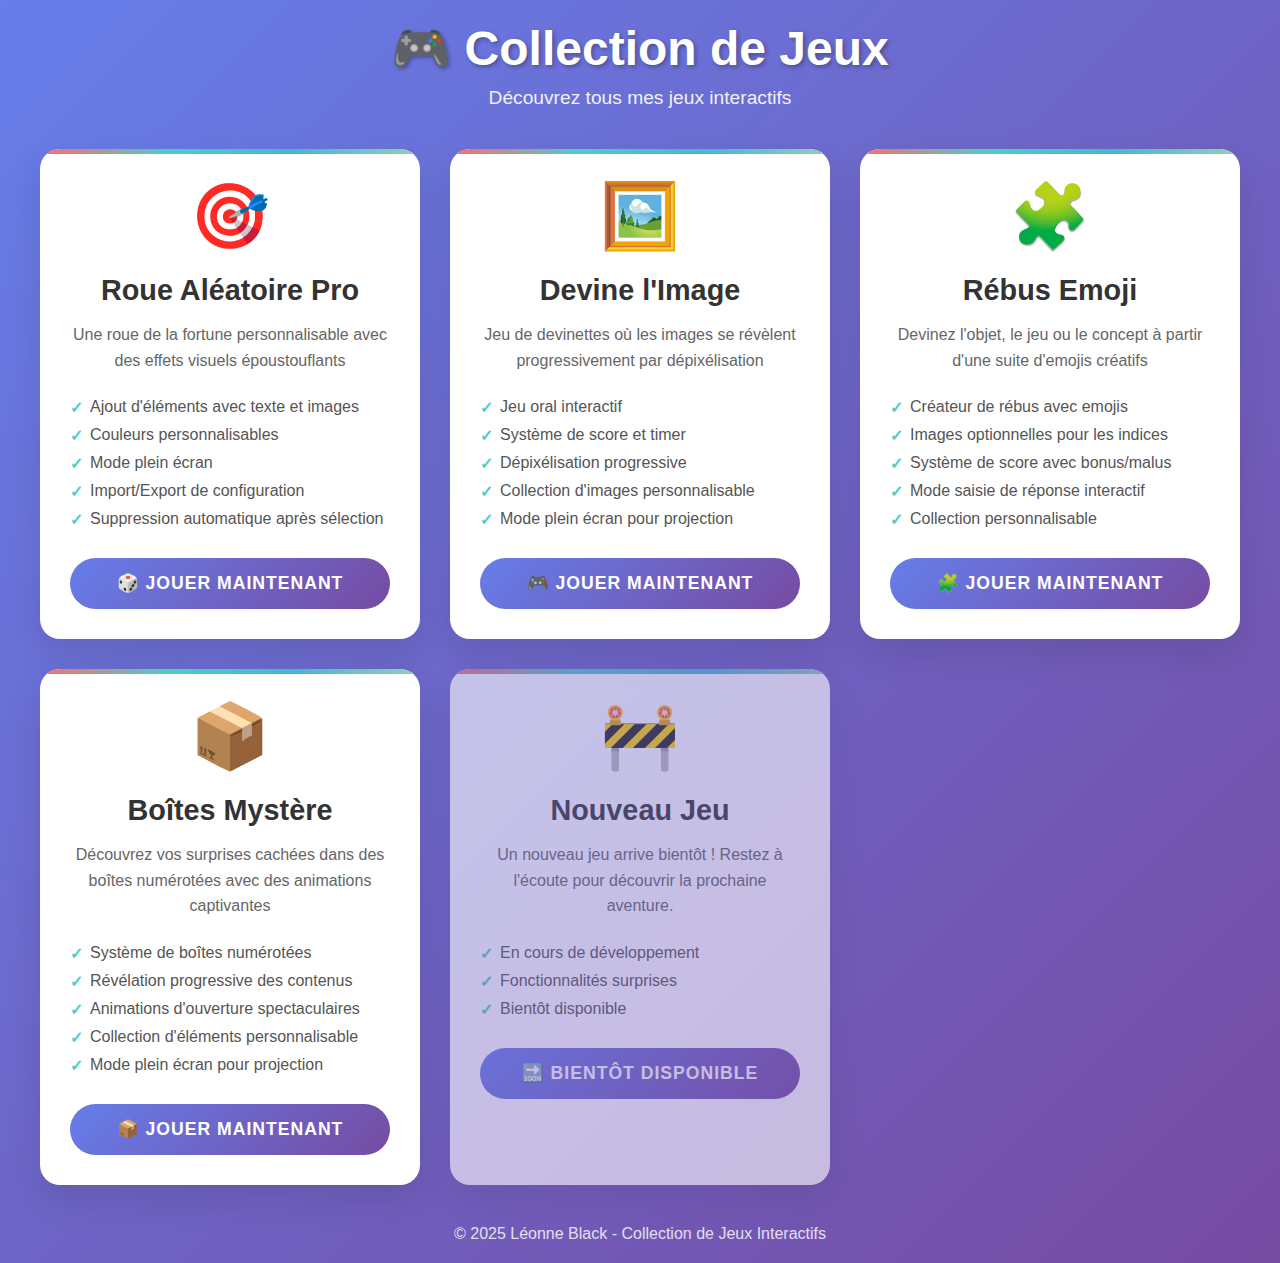
<file: index.html>
<!DOCTYPE html>
<html lang="fr">
<head>
    <meta charset="UTF-8">
    <meta name="viewport" content="width=device-width, initial-scale=1.0">
    <title>🎮 Collection de Jeux - Léonne Black</title>
    <style>
        * {
            margin: 0;
            padding: 0;
            box-sizing: border-box;
        }

        body {
            font-family: 'Segoe UI', Tahoma, Geneva, Verdana, sans-serif;
            background: linear-gradient(135deg, #667eea 0%, #764ba2 100%);
            min-height: 100vh;
            padding: 20px;
        }

        .container {
            max-width: 1200px;
            margin: 0 auto;
        }

        .header {
            text-align: center;
            margin-bottom: 40px;
            color: white;
        }

        .header h1 {
            font-size: 3rem;
            margin-bottom: 10px;
            text-shadow: 2px 2px 4px rgba(0,0,0,0.3);
        }

        .header p {
            font-size: 1.2rem;
            opacity: 0.9;
        }

        .games-grid {
            display: grid;
            grid-template-columns: repeat(auto-fit, minmax(300px, 1fr));
            gap: 30px;
            margin-bottom: 40px;
        }

        .game-card {
            background: white;
            border-radius: 20px;
            padding: 30px;
            box-shadow: 0 15px 35px rgba(0,0,0,0.1);
            transition: all 0.3s ease;
            text-decoration: none;
            color: inherit;
            position: relative;
            overflow: hidden;
        }

        .game-card::before {
            content: '';
            position: absolute;
            top: 0;
            left: 0;
            right: 0;
            height: 5px;
            background: linear-gradient(90deg, #FF6B6B, #4ECDC4, #45B7D1, #96CEB4);
        }

        .game-card:hover {
            transform: translateY(-10px);
            box-shadow: 0 25px 50px rgba(0,0,0,0.2);
        }

        .game-icon {
            font-size: 4rem;
            text-align: center;
            margin-bottom: 20px;
        }

        .game-title {
            font-size: 1.8rem;
            font-weight: bold;
            margin-bottom: 15px;
            text-align: center;
            color: #333;
        }

        .game-description {
            color: #666;
            line-height: 1.6;
            margin-bottom: 20px;
            text-align: center;
        }

        .game-features {
            list-style: none;
            margin-bottom: 25px;
        }

        .game-features li {
            padding: 5px 0;
            color: #555;
            position: relative;
            padding-left: 20px;
        }

        .game-features li::before {
            content: '✓';
            position: absolute;
            left: 0;
            color: #4ECDC4;
            font-weight: bold;
        }

        .play-button {
            background: linear-gradient(135deg, #667eea 0%, #764ba2 100%);
            color: white;
            border: none;
            padding: 15px 30px;
            border-radius: 50px;
            font-size: 1.1rem;
            font-weight: bold;
            cursor: pointer;
            width: 100%;
            transition: all 0.3s ease;
            text-transform: uppercase;
            letter-spacing: 1px;
        }

        .play-button:hover {
            transform: scale(1.05);
            box-shadow: 0 10px 20px rgba(0,0,0,0.2);
        }

        .footer {
            text-align: center;
            color: white;
            opacity: 0.8;
            margin-top: 40px;
        }

        @media (max-width: 768px) {
            .header h1 {
                font-size: 2rem;
            }
            
            .games-grid {
                grid-template-columns: 1fr;
                gap: 20px;
            }
            
            .game-card {
                padding: 20px;
            }
        }
    </style>
</head>
<body>
    <div class="container">
        <div class="header">
            <h1>🎮 Collection de Jeux</h1>
            <p>Découvrez tous mes jeux interactifs</p>
        </div>

        <div class="games-grid">
            <!-- Roue Aléatoire -->
            <a href="spin.html" class="game-card">
                <div class="game-icon">🎯</div>
                <div class="game-title">Roue Aléatoire Pro</div>
                <div class="game-description">
                    Une roue de la fortune personnalisable avec des effets visuels époustouflants
                </div>
                <ul class="game-features">
                    <li>Ajout d'éléments avec texte et images</li>
                    <li>Couleurs personnalisables</li>
                    <li>Mode plein écran</li>
                    <li>Import/Export de configuration</li>
                    <li>Suppression automatique après sélection</li>
                </ul>
                <button class="play-button">🎲 Jouer Maintenant</button>
            </a>

            <!-- Devine l'Image -->
            <a href="guess-image.html" class="game-card">
                <div class="game-icon">🖼️</div>
                <div class="game-title">Devine l'Image</div>
                <div class="game-description">
                    Jeu de devinettes où les images se révèlent progressivement par dépixélisation
                </div>
                <ul class="game-features">
                    <li>Jeu oral interactif</li>
                    <li>Système de score et timer</li>
                    <li>Dépixélisation progressive</li>
                    <li>Collection d'images personnalisable</li>
                    <li>Mode plein écran pour projection</li>
                </ul>
                <button class="play-button">🎮 Jouer Maintenant</button>
            </a>

            <!-- Rébus Emoji -->
            <a href="rebus-emoji.html" class="game-card">
                <div class="game-icon">🧩</div>
                <div class="game-title">Rébus Emoji</div>
                <div class="game-description">
                    Devinez l'objet, le jeu ou le concept à partir d'une suite d'emojis créatifs
                </div>
                <ul class="game-features">
                    <li>Créateur de rébus avec emojis</li>
                    <li>Images optionnelles pour les indices</li>
                    <li>Système de score avec bonus/malus</li>
                    <li>Mode saisie de réponse interactif</li>
                    <li>Collection personnalisable</li>
                </ul>
                <button class="play-button">🧩 Jouer Maintenant</button>
            </a>

            <!-- Boîtes Mystère -->
            <a href="mystery-boxes.html" class="game-card">
                <div class="game-icon">📦</div>
                <div class="game-title">Boîtes Mystère</div>
                <div class="game-description">
                    Découvrez vos surprises cachées dans des boîtes numérotées avec des animations captivantes
                </div>
                <ul class="game-features">
                    <li>Système de boîtes numérotées</li>
                    <li>Révélation progressive des contenus</li>
                    <li>Animations d'ouverture spectaculaires</li>
                    <li>Collection d'éléments personnalisable</li>
                    <li>Mode plein écran pour projection</li>
                </ul>
                <button class="play-button">📦 Jouer Maintenant</button>
            </a>

            <!-- Vous pouvez ajouter d'autres jeux ici -->
            <div class="game-card" style="opacity: 0.6; pointer-events: none;">
                <div class="game-icon">🚧</div>
                <div class="game-title">Nouveau Jeu</div>
                <div class="game-description">
                    Un nouveau jeu arrive bientôt ! Restez à l'écoute pour découvrir la prochaine aventure.
                </div>
                <ul class="game-features">
                    <li>En cours de développement</li>
                    <li>Fonctionnalités surprises</li>
                    <li>Bientôt disponible</li>
                </ul>
                <button class="play-button" disabled>🔜 Bientôt Disponible</button>
            </div>
        </div>

        <div class="footer">
            <p>© 2025 Léonne Black - Collection de Jeux Interactifs</p>
        </div>
    </div>
</body>
</html>
</file>
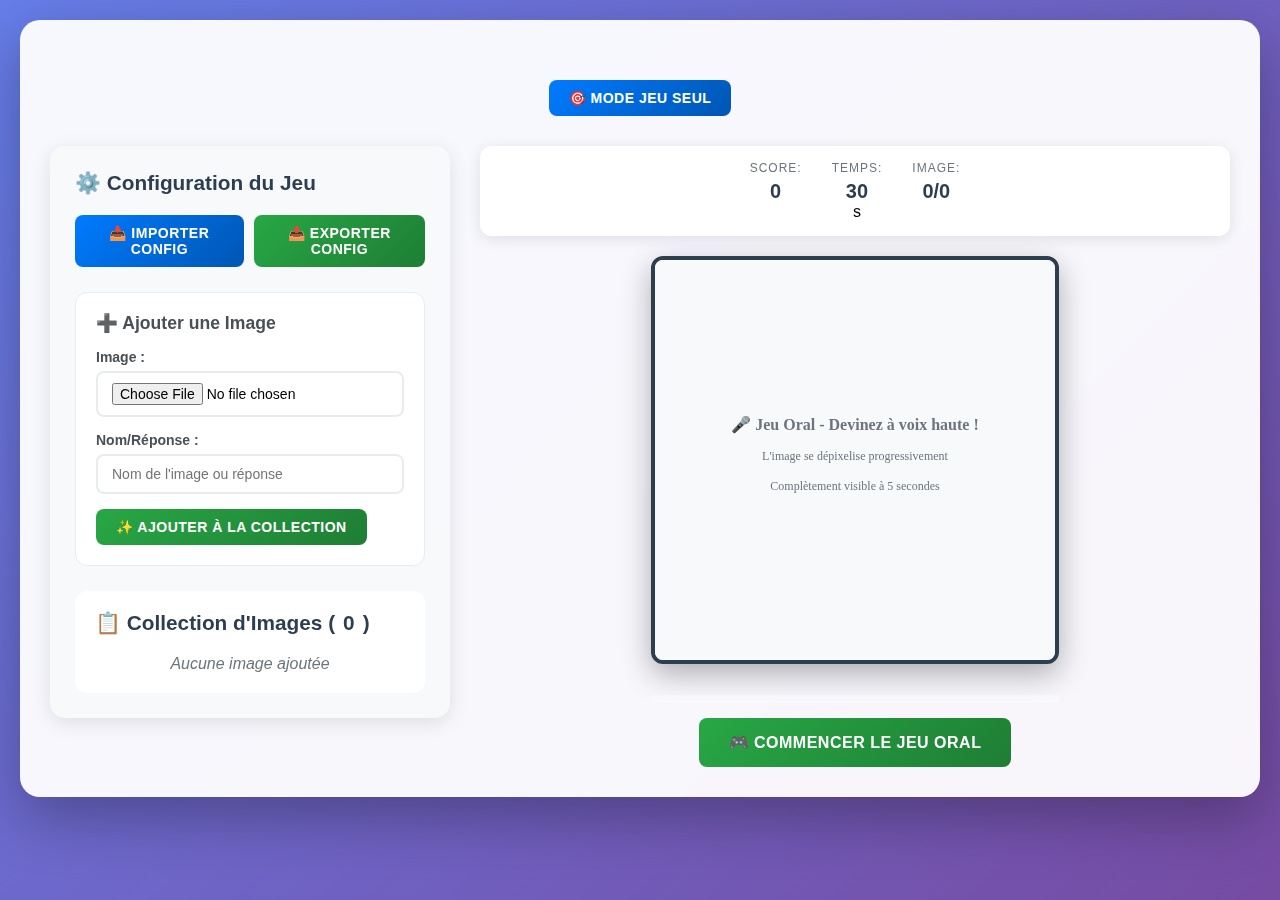
<file: guess-image.html>
<!DOCTYPE html>
<html lang="fr">
<head>
    <meta charset="UTF-8">
    <meta name="viewport" content="width=device-width, initial-scale=1.0">
    <title>🖼️ Devine l'Image - Jeu Oral</title>
    <link rel="stylesheet" href="css/guess-image.css">
</head>
<body>
    <div class="container">
        <div class="subtitle"></div>
        
        <!-- Bouton pour mode plein écran -->
        <div class="mode-toggle">
            <button class="btn btn-primary" onclick="toggleFullscreenMode()">
                🎯 Mode Jeu Seul
            </button>
        </div>
        
        <div class="main-content" id="mainContent">
            <!-- Section Configuration -->
            <div class="config-section" id="configSection">
                <h2 class="section-title">⚙️ Configuration du Jeu</h2>
                
                <div class="import-export">
                    <input type="file" id="importConfig" accept=".json" style="display: none;">
                    <button class="btn btn-primary" onclick="document.getElementById('importConfig').click()">
                        📥 Importer Config
                    </button>
                    <button class="btn btn-success" onclick="exportConfig()">
                        📤 Exporter Config
                    </button>
                </div>
                
                <div class="config-form">
                    <h3>➕ Ajouter une Image</h3>
                    
                    <div class="form-group">
                        <label for="imageFile">Image :</label>
                        <input type="file" id="imageFile" class="form-control" accept="image/*" required>
                        <div class="image-preview" id="imagePreview"></div>
                    </div>
                    
                    <div class="form-group">
                        <label for="imageName">Nom/Réponse :</label>
                        <input type="text" id="imageName" class="form-control" placeholder="Nom de l'image ou réponse" required>
                    </div>
                    
                    <button class="btn btn-success" onclick="addImage()">
                        ✨ Ajouter à la Collection
                    </button>
                </div>

                <div class="images-list">
                    <h3 class="section-title">📋 Collection d'Images (<span id="imageCount">0</span>)</h3>
                    <div id="imagesList"></div>
                </div>
            </div>

            <!-- Section Jeu -->
            <div class="game-section" id="gameSection">
                <div class="game-header">
                    <div class="game-stats">
                        <div class="stat">
                            <span class="stat-label">Score:</span>
                            <span class="stat-value" id="score">0</span>
                        </div>
                        <div class="stat">
                            <span class="stat-label">Temps:</span>
                            <span class="stat-value" id="timer">30</span>s
                        </div>
                        <div class="stat">
                            <span class="stat-label">Image:</span>
                            <span class="stat-value"><span id="currentImageNum">0</span>/<span id="totalImages">0</span></span>
                        </div>
                    </div>
                </div>

                <div class="image-container" id="imageContainer">
                    <canvas id="gameCanvas" width="400" height="400"></canvas>
                    <div class="progress-bar">
                        <div class="progress-fill" id="progressFill"></div>
                        <span class="progress-text">Dépixélisation en cours...</span>
                    </div>
                </div>
                
                <div class="game-controls" id="gameControls">
                    <div class="control-buttons">
                        <button class="btn btn-success start-btn" onclick="startGame()" id="startBtn">
                            🎮 Commencer le Jeu Oral
                        </button>
                        <button class="btn btn-secondary" onclick="skipImage()" id="skipBtn" style="display: none;">
                            ⏭️ Image Suivante
                        </button>
                        <button class="btn btn-danger" onclick="stopGame()" id="stopBtn" style="display: none;">
                            ⏹️ Arrêter
                        </button>
                    </div>
                </div>
            </div>
        </div>

        <!-- Bouton retour en mode plein écran -->
        <div class="back-to-config" id="backToConfig" style="display: none;">
            <button class="btn btn-secondary" onclick="toggleFullscreenMode()">
                ⚙️ Retour Configuration
            </button>
        </div>

        <!-- Overlay de résultat -->
        <div class="result-overlay" id="resultOverlay">
            <div class="result-content" id="resultContent">
                <!-- Contenu généré dynamiquement -->
            </div>
        </div>

        <!-- Overlay de fin de jeu -->
        <div class="game-over-overlay" id="gameOverOverlay">
            <div class="game-over-content" id="gameOverContent">
                <!-- Contenu généré dynamiquement -->
            </div>
        </div>
    </div>

    <script src="js/guess-image.js"></script>
</body>
</html>
</file>
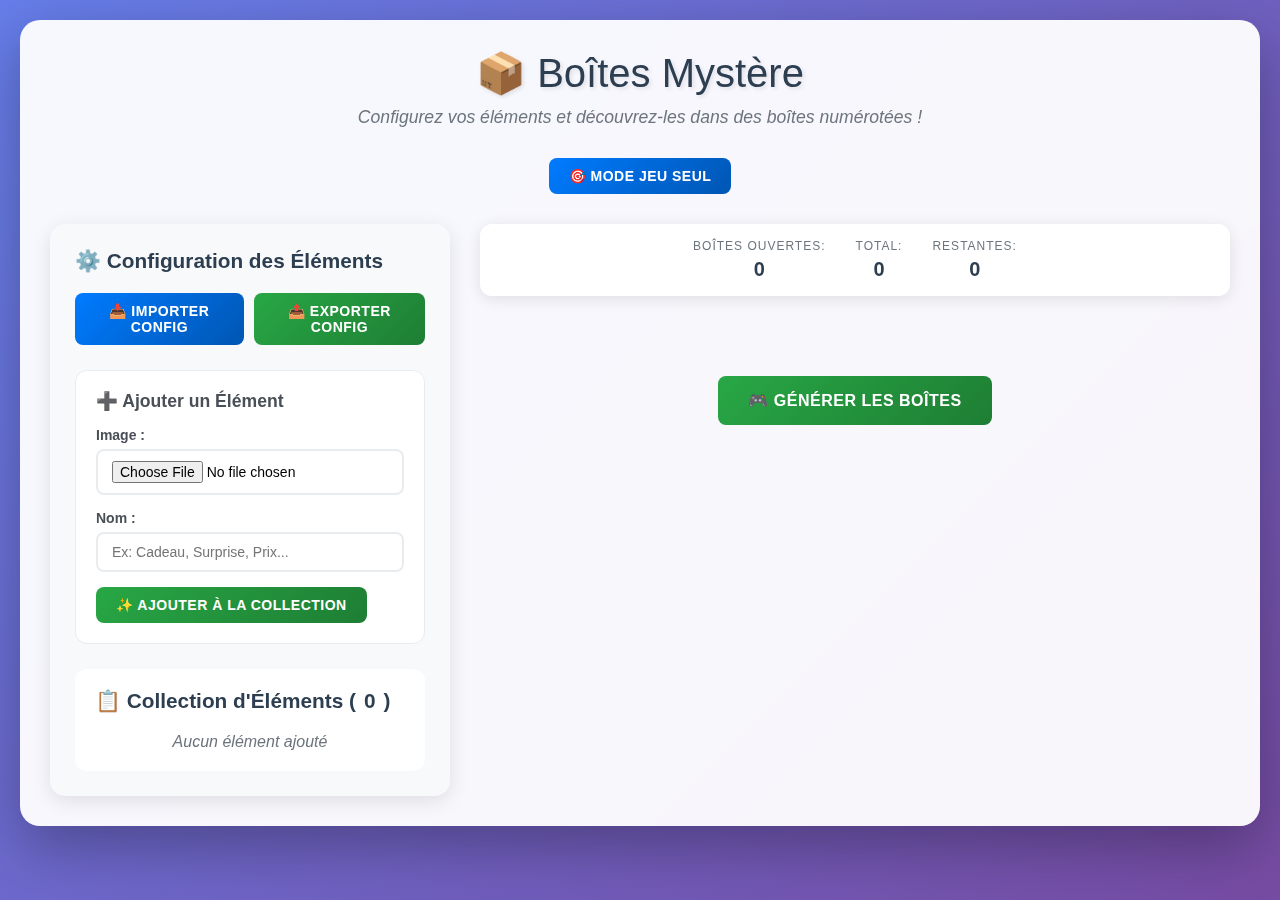
<file: mystery-boxes.html>
<!DOCTYPE html>
<html lang="fr">
<head>
    <meta charset="UTF-8">
    <meta name="viewport" content="width=device-width, initial-scale=1.0">
    <title>📦 Boîtes Mystère - Découvrez vos surprises !</title>
    <link rel="stylesheet" href="css/mystery-boxes.css">
</head>
<body>
    <div class="container">
        <h1>📦 Boîtes Mystère</h1>
        <div class="subtitle">Configurez vos éléments et découvrez-les dans des boîtes numérotées !</div>
        
        <!-- Bouton pour mode plein écran -->
        <div class="mode-toggle">
            <button class="btn btn-primary" onclick="toggleFullscreenMode()">
                🎯 Mode Jeu Seul
            </button>
        </div>
        
        <div class="main-content" id="mainContent">
            <!-- Section Configuration -->
            <div class="config-section" id="configSection">
                <h2 class="section-title">⚙️ Configuration des Éléments</h2>
                
                <div class="import-export">
                    <input type="file" id="importConfig" accept=".json" style="display: none;">
                    <button class="btn btn-primary" onclick="document.getElementById('importConfig').click()">
                        📥 Importer Config
                    </button>
                    <button class="btn btn-success" onclick="exportConfig()">
                        📤 Exporter Config
                    </button>
                </div>
                
                <div class="config-form">
                    <h3>➕ Ajouter un Élément</h3>
                    
                    <div class="form-group">
                        <label for="itemImage">Image :</label>
                        <input type="file" id="itemImage" class="form-control" accept="image/*" required>
                        <div class="image-preview" id="imagePreview"></div>
                    </div>
                    
                    <div class="form-group">
                        <label for="itemName">Nom :</label>
                        <input type="text" id="itemName" class="form-control" placeholder="Ex: Cadeau, Surprise, Prix..." required>
                    </div>
                    
                    <button class="btn btn-success" onclick="addItem()">
                        ✨ Ajouter à la Collection
                    </button>
                </div>

                <div class="items-list">
                    <h3 class="section-title">📋 Collection d'Éléments (<span id="itemCount">0</span>)</h3>
                    <div id="itemsList"></div>
                </div>
            </div>

            <!-- Section Jeu -->
            <div class="game-section" id="gameSection">
                <div class="game-header">
                    <div class="game-stats">
                        <div class="stat">
                            <span class="stat-label">Boîtes Ouvertes:</span>
                            <span class="stat-value" id="openedBoxes">0</span>
                        </div>
                        <div class="stat">
                            <span class="stat-label">Total:</span>
                            <span class="stat-value" id="totalBoxes">0</span>
                        </div>
                        <div class="stat">
                            <span class="stat-label">Restantes:</span>
                            <span class="stat-value" id="remainingBoxes">0</span>
                        </div>
                    </div>
                </div>

                <div class="boxes-container" id="boxesContainer">
                    <div class="boxes-grid" id="boxesGrid">
                        <!-- Les boîtes seront générées ici -->
                    </div>
                </div>
                
                <div class="game-controls" id="gameControls">
                    <div class="control-buttons">
                        <button class="btn btn-success start-btn" onclick="startGame()" id="startBtn">
                            🎮 Générer les Boîtes
                        </button>
                        <button class="btn btn-warning" onclick="resetBoxes()" id="resetBtn" style="display: none;">
                            🔄 Nouvelle Distribution
                        </button>
                        <button class="btn btn-secondary" onclick="openAllBoxes()" id="revealBtn" style="display: none;">
                            👁️ Révéler Tout
                        </button>
                    </div>
                </div>
            </div>
        </div>

        <!-- Bouton retour en mode plein écran -->
        <div class="back-to-config" id="backToConfig" style="display: none;">
            <button class="btn btn-secondary" onclick="toggleFullscreenMode()">
                ⚙️ Retour Configuration
            </button>
        </div>

        <!-- Overlay de révélation -->
        <div class="reveal-overlay" id="revealOverlay">
            <div class="reveal-content" id="revealContent">
                <!-- Contenu généré dynamiquement -->
            </div>
        </div>

        <!-- Overlay de fin -->
        <div class="complete-overlay" id="completeOverlay">
            <div class="complete-content" id="completeContent">
                <!-- Contenu généré dynamiquement -->
            </div>
        </div>
    </div>

    <script src="js/mystery-boxes.js"></script>
</body>
</html>
</file>
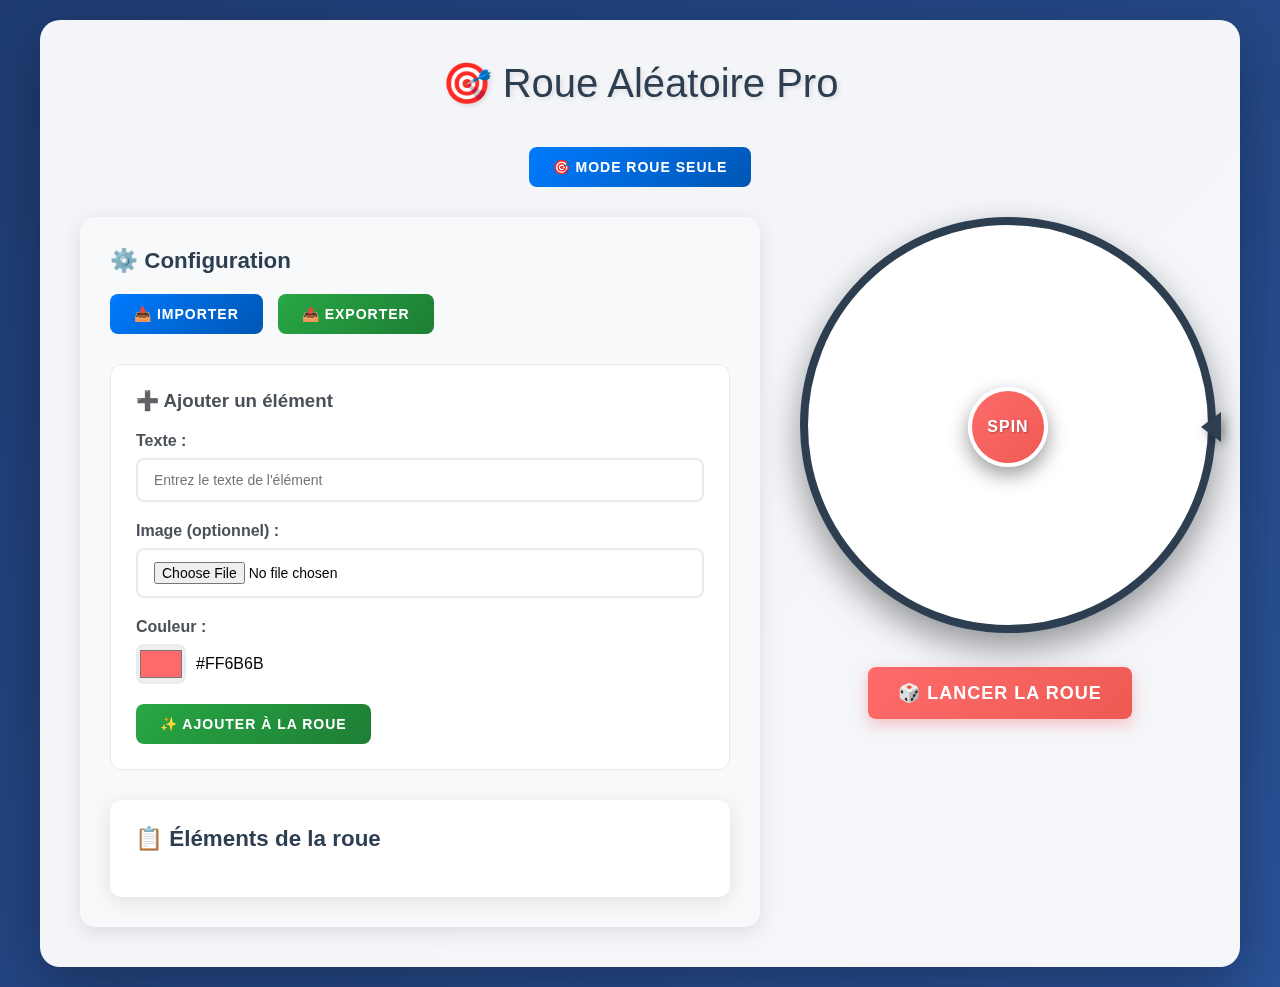
<file: spin.html>
<!DOCTYPE html>
<html lang="fr">
<head>
    <meta charset="UTF-8">
    <meta name="viewport" content="width=device-width, initial-scale=1.0">
    <title>Roue Aléatoire Pro</title>
    <link rel="stylesheet" href="css/spin.css">
</head>
<body>
    <div class="container">
        <h1>🎯 Roue Aléatoire Pro</h1>
        
        <!-- Bouton pour mode plein écran -->
        <div class="mode-toggle">
            <button class="btn btn-primary" onclick="toggleFullscreenMode()">
                🎯 Mode Roue Seule
            </button>
        </div>
        
        <div class="main-content" id="mainContent">
            <div class="controls-section" id="controlsSection">
                <h2 class="section-title">⚙️ Configuration</h2>
                
                <div class="import-export">
                    <input type="file" id="importFile" accept=".json" style="display: none;">
                    <button class="btn btn-primary" onclick="document.getElementById('importFile').click()">
                        📥 Importer
                    </button>
                    <button class="btn btn-success" onclick="exportData()">
                        📤 Exporter
                    </button>
                </div>
                
                <div class="add-item-form">
                    <h3 style="margin-bottom: 20px; color: #495057;">➕ Ajouter un élément</h3>
                    
                    <div class="form-group">
                        <label for="itemText">Texte :</label>
                        <input type="text" id="itemText" class="form-control" placeholder="Entrez le texte de l'élément">
                    </div>
                    
                    <div class="form-group">
                        <label for="itemImage">Image (optionnel) :</label>
                        <input type="file" id="itemImage" class="form-control" accept="image/*">
                    </div>
                    
                    <div class="form-group">
                        <label for="itemColor">Couleur :</label>
                        <div class="color-picker-group">
                            <input type="color" id="itemColor" class="color-picker" value="#FF6B6B">
                            <span id="colorValue">#FF6B6B</span>
                        </div>
                    </div>
                    
                    <button class="btn btn-success" onclick="addItem()">
                        ✨ Ajouter à la roue
                    </button>
                </div>

                <div class="items-list">
                    <h3 class="section-title">📋 Éléments de la roue</h3>
                    <div id="itemsList"></div>
                </div>
            </div>

            <div class="wheel-section" id="wheelSection">
                <div class="wheel-container" id="wheelContainer">
                    <canvas id="wheel" width="400" height="400"></canvas>
                    <div class="wheel-center">
                        <button id="spinBtn" onclick="spinWheel()">SPIN</button>
                    </div>
                    <div class="wheel-pointer"></div>
                    <div class="sparkles" id="sparkles"></div>
                </div>
                
                <div class="wheel-controls">
                    <button class="btn spin-main-btn" onclick="spinWheel()">
                        🎲 LANCER LA ROUE
                    </button>
                </div>
            </div>
        </div>

        <!-- Bouton retour en mode plein écran -->
        <div class="back-to-config" id="backToConfig" style="display: none;">
            <button class="btn btn-secondary" onclick="toggleFullscreenMode()">
                ⚙️ Retour Configuration
            </button>
        </div>

        <div class="result-overlay" id="resultOverlay" onclick="closeResult()"></div>
        <div id="result" class="result" onclick="closeResult()"></div>
        
        <!-- Particules d'arrière-plan -->
        <div class="particles" id="particles"></div>
    </div>

    <script src="js/spin.js"></script>
</body>
</html>
</file>
<file: css/guess-image.css>
* {
    margin: 0;
    padding: 0;
    box-sizing: border-box;
}

body {
    font-family: 'Segoe UI', Tahoma, Geneva, Verdana, sans-serif;
    background: linear-gradient(135deg, #667eea 0%, #764ba2 100%);
    min-height: 100vh;
    padding: 20px;
    overflow-x: hidden;
}

.container {
    max-width: 1400px;
    margin: 0 auto;
    background: rgba(255, 255, 255, 0.95);
    border-radius: 20px;
    padding: 30px;
    box-shadow: 0 20px 60px rgba(0,0,0,0.3);
    backdrop-filter: blur(10px);
    transition: all 0.5s ease;
}

/* Mode plein écran - AMÉLIORÉ */
.container.fullscreen-mode {
    position: fixed;
    top: 0;
    left: 0;
    width: 100vw;
    height: 100vh;
    max-width: 100vw;
    margin: 0;
    padding: 0;
    border-radius: 0;
    background: linear-gradient(135deg, #2c3e50 0%, #34495e 100%);
    z-index: 1000;
    overflow-y: auto;
}

h1 {
    text-align: center;
    color: #2c3e50;
    margin-bottom: 10px;
    font-size: 2.5rem;
    font-weight: 300;
    text-shadow: 2px 2px 4px rgba(0,0,0,0.1);
    animation: fadeInDown 1s ease;
}

.container.fullscreen-mode h1 {
    color: white;
    font-size: 2.5rem;
    margin: 20px 0 10px 0;
    padding: 0 20px;
}

.subtitle {
    text-align: center;
    color: #6c757d;
    margin-bottom: 30px;
    font-size: 1.1rem;
    font-style: italic;
}

.container.fullscreen-mode .subtitle {
    color: rgba(255, 255, 255, 0.8);
    font-size: 1.1rem;
    margin-bottom: 20px;
    padding: 0 20px;
}

.mode-toggle {
    text-align: center;
    margin-bottom: 30px;
}

.main-content {
    display: grid;
    grid-template-columns: 400px 1fr;
    gap: 30px;
    align-items: start;
    transition: all 0.5s ease;
}

.main-content.fullscreen {
    grid-template-columns: 1fr;
    gap: 0;
    width: 100%;
    height: calc(100vh - 140px);
    padding: 0 20px;
}

.config-section {
    background: #f8f9fa;
    border-radius: 15px;
    padding: 25px;
    box-shadow: 0 5px 20px rgba(0,0,0,0.1);
    animation: slideInLeft 0.8s ease;
    max-height: calc(100vh - 200px);
    overflow-y: auto;
}

.section-title {
    font-size: 1.3rem;
    color: #2c3e50;
    margin-bottom: 20px;
    font-weight: 600;
    display: flex;
    align-items: center;
    gap: 8px;
}

.import-export {
    display: flex;
    gap: 10px;
    margin-bottom: 25px;
}

.config-form {
    background: white;
    padding: 20px;
    border-radius: 12px;
    border: 1px solid #e9ecef;
    margin-bottom: 25px;
}

.config-form h3 {
    color: #495057;
    margin-bottom: 15px;
    font-size: 1.1rem;
}

.form-group {
    margin-bottom: 15px;
}

.form-group label {
    display: block;
    margin-bottom: 6px;
    font-weight: 600;
    color: #495057;
    font-size: 14px;
}

.form-control {
    width: 100%;
    padding: 10px 14px;
    border: 2px solid #e9ecef;
    border-radius: 8px;
    font-size: 14px;
    transition: all 0.3s ease;
}

.form-control:focus {
    outline: none;
    border-color: #007bff;
    box-shadow: 0 0 0 3px rgba(0,123,255,0.1);
}

.image-preview {
    margin-top: 10px;
    text-align: center;
}

.image-preview img {
    max-width: 150px;
    max-height: 100px;
    border-radius: 8px;
    border: 2px solid #e9ecef;
    object-fit: cover;
}

.btn {
    background: linear-gradient(135deg, #667eea 0%, #764ba2 100%);
    color: white;
    border: none;
    padding: 10px 20px;
    border-radius: 8px;
    cursor: pointer;
    font-weight: 600;
    font-size: 14px;
    transition: all 0.3s ease;
    text-transform: uppercase;
    letter-spacing: 0.5px;
}

.btn:hover {
    transform: translateY(-2px);
    box-shadow: 0 5px 15px rgba(0,0,0,0.3);
}

.btn-primary {
    background: linear-gradient(135deg, #007bff 0%, #0056b3 100%);
}

.btn-success {
    background: linear-gradient(135deg, #28a745 0%, #1e7e34 100%);
}

.btn-secondary {
    background: linear-gradient(135deg, #6c757d 0%, #495057 100%);
}

.btn-danger {
    background: linear-gradient(135deg, #dc3545 0%, #c82333 100%);
}

.start-btn {
    font-size: 16px;
    padding: 15px 30px;
}

.container.fullscreen-mode .start-btn {
    font-size: 18px;
    padding: 15px 35px;
}

.images-list {
    background: white;
    border-radius: 12px;
    padding: 20px;
    max-height: 300px;
    overflow-y: auto;
}

.image-item {
    display: flex;
    align-items: center;
    padding: 12px;
    border: 1px solid #e9ecef;
    border-radius: 8px;
    margin-bottom: 8px;
    background: #f8f9fa;
    transition: all 0.3s ease;
}

.image-item:hover {
    transform: translateX(5px);
    box-shadow: 0 3px 10px rgba(0,0,0,0.1);
}

.image-item img {
    width: 50px;
    height: 50px;
    object-fit: cover;
    border-radius: 6px;
    margin-right: 12px;
    border: 2px solid white;
}

.image-item-info {
    flex: 1;
}

.image-item-name {
    font-weight: 600;
    color: #2c3e50;
    margin-bottom: 2px;
}

.image-item-category {
    font-size: 12px;
    color: #6c757d;
    font-style: italic;
}

.game-section {
    text-align: center;
    animation: slideInRight 0.8s ease;
}

.game-section.fullscreen {
    width: 100%;
    height: 100%;
    display: flex;
    flex-direction: column;
    justify-content: center;
    align-items: center;
    max-height: calc(100vh - 140px);
}

.game-header {
    margin-bottom: 20px;
    flex-shrink: 0;
}

.container.fullscreen-mode .game-header {
    margin-bottom: 40px;
}

.game-stats {
    display: flex;
    justify-content: center;
    gap: 30px;
    background: rgba(255, 255, 255, 0.95);
    padding: 15px;
    border-radius: 12px;
    box-shadow: 0 3px 15px rgba(0,0,0,0.1);
}

.container.fullscreen-mode .game-stats {
    background: rgba(255, 255, 255, 0.9);
    padding: 20px;
    gap: 40px;
}

.stat {
    text-align: center;
}

.stat-label {
    display: block;
    font-size: 12px;
    color: #6c757d;
    text-transform: uppercase;
    letter-spacing: 1px;
    margin-bottom: 5px;
}

.container.fullscreen-mode .stat-label {
    font-size: 13px;
    color: #2c3e50;
}

.stat-value {
    display: block;
    font-size: 20px;
    font-weight: bold;
    color: #2c3e50;
}

.container.fullscreen-mode .stat-value {
    font-size: 24px;
}

.image-container {
    position: relative;
    display: inline-block;
    margin-bottom: 20px;
    flex-shrink: 0;
}

#gameCanvas {
    border: 4px solid #2c3e50;
    border-radius: 12px;
    box-shadow: 0 10px 30px rgba(0,0,0,0.3);
    background: #f8f9fa;
    max-width: 100%;
    height: auto;
}

.container.fullscreen-mode #gameCanvas {
    border: 4px solid rgba(255, 255, 255, 0.8);
    box-shadow: 0 15px 40px rgba(0,0,0,0.5);
    max-height: 50vh;
    width: auto;
    height: auto;
}

.progress-bar {
    position: absolute;
    bottom: -35px;
    left: 0;
    right: 0;
    height: 8px;
    background: rgba(255,255,255,0.3);
    border-radius: 4px;
    overflow: hidden;
}

.container.fullscreen-mode .progress-bar {
    bottom: -40px;
    height: 10px;
}

.progress-fill {
    height: 100%;
    background: linear-gradient(90deg, #28a745, #20c997);
    width: 0%;
    transition: width 0.1s ease;
    border-radius: 4px;
}

.progress-text {
    position: absolute;
    top: -25px;
    left: 50%;
    transform: translateX(-50%);
    font-size: 12px;
    color: #6c757d;
    font-weight: bold;
    white-space: nowrap;
}

.container.fullscreen-mode .progress-text {
    top: -30px;
    font-size: 14px;
    color: rgba(255, 255, 255, 0.9);
}

.game-controls {
    margin-top: 30px;
    flex-shrink: 0;
}

.container.fullscreen-mode .game-controls {
    margin-top: 40px;
}

.control-buttons {
    display: flex;
    gap: 15px;
    justify-content: center;
    flex-wrap: wrap;
}

.container.fullscreen-mode .control-buttons {
    gap: 20px;
}

.back-to-config {
    position: fixed;
    top: 10px;
    right: 10px;
    z-index: 1001;
}

.result-overlay, .game-over-overlay {
    position: fixed;
    top: 0;
    left: 0;
    right: 0;
    bottom: 0;
    background: rgba(0,0,0,0.8);
    display: none;
    justify-content: center;
    align-items: center;
    z-index: 1002;
    padding: 20px;
}

.result-overlay.show, .game-over-overlay.show {
    display: flex;
    animation: fadeIn 0.3s ease;
}

.result-content, .game-over-content {
    background: white;
    padding: 30px;
    border-radius: 20px;
    text-align: center;
    box-shadow: 0 25px 80px rgba(0,0,0,0.5);
    max-width: 90vw;
    max-height: 90vh;
    overflow-y: auto;
    animation: popIn 0.5s cubic-bezier(0.68, -0.55, 0.265, 1.55);
}

.result-content h2, .game-over-content h2 {
    margin-bottom: 20px;
    color: #2c3e50;
}

.result-image {
    max-width: 250px;
    max-height: 250px;
    object-fit: cover;
    border-radius: 12px;
    border: 4px solid #28a745;
    margin: 15px 0;
}

.final-score {
    font-size: 2rem;
    font-weight: bold;
    color: #007bff;
    margin: 20px 0;
}

/* Animations */
@keyframes fadeInDown {
    from {
        opacity: 0;
        transform: translateY(-30px);
    }
    to {
        opacity: 1;
        transform: translateY(0);
    }
}

@keyframes slideInLeft {
    from {
        opacity: 0;
        transform: translateX(-50px);
    }
    to {
        opacity: 1;
        transform: translateX(0);
    }
}

@keyframes slideInRight {
    from {
        opacity: 0;
        transform: translateX(50px);
    }
    to {
        opacity: 1;
        transform: translateX(0);
    }
}

@keyframes fadeIn {
    from { opacity: 0; }
    to { opacity: 1; }
}

@keyframes popIn {
    0% {
        opacity: 0;
        transform: scale(0.3) rotate(-10deg);
    }
    50% {
        transform: scale(1.05) rotate(2deg);
    }
    100% {
        opacity: 1;
        transform: scale(1) rotate(0deg);
    }
}

/* Responsive */
@media (max-width: 1024px) {
    .main-content {
        grid-template-columns: 1fr;
        gap: 20px;
    }
    
    .config-section {
        max-height: none;
    }
    
    .container.fullscreen-mode .main-content {
        height: calc(100vh - 120px);
    }
}

@media (max-width: 768px) {
    body {
        padding: 10px;
    }
    
    .container {
        padding: 15px;
    }
    
    .container.fullscreen-mode {
        padding: 0;
    }
    
    .container.fullscreen-mode .main-content {
        height: calc(100vh - 100px);
        padding: 0 10px;
    }
    
    h1 {
        font-size: 2rem;
    }
    
    .container.fullscreen-mode h1 {
        font-size: 2rem;
        margin: 10px 0 5px 0;
    }
    
    .container.fullscreen-mode .subtitle {
        font-size: 1rem;
        margin-bottom: 15px;
    }
    
    #gameCanvas {
        width: 280px;
        height: 280px;
    }
    
    .container.fullscreen-mode #gameCanvas {
        max-width: 90vw;
        max-height: 40vh;
    }
    
    .game-stats {
        flex-direction: column;
        gap: 10px;
        padding: 10px;
    }
    
    .container.fullscreen-mode .game-stats {
        flex-direction: row;
        gap: 20px;
        padding: 15px;
    }
    
    .control-buttons {
        flex-direction: column;
        align-items: center;
        gap: 10px;
    }
    
    .container.fullscreen-mode .control-buttons {
        flex-direction: row;
        gap: 15px;
    }
}

/* Scrollbar personnalisée */
.config-section::-webkit-scrollbar,
.images-list::-webkit-scrollbar,
.result-content::-webkit-scrollbar,
.game-over-content::-webkit-scrollbar {
    width: 6px;
}

.config-section::-webkit-scrollbar-track,
.images-list::-webkit-scrollbar-track,
.result-content::-webkit-scrollbar-track,
.game-over-content::-webkit-scrollbar-track {
    background: #f1f1f1;
    border-radius: 3px;
}

.config-section::-webkit-scrollbar-thumb,
.images-list::-webkit-scrollbar-thumb,
.result-content::-webkit-scrollbar-thumb,
.game-over-content::-webkit-scrollbar-thumb {
    background: #888;
    border-radius: 3px;
}

.config-section::-webkit-scrollbar-thumb:hover,
.images-list::-webkit-scrollbar-thumb:hover,
.result-content::-webkit-scrollbar-thumb:hover,
.game-over-content::-webkit-scrollbar-thumb:hover {
    background: #555;
}
</file>
<file: css/mystery-boxes.css>
* {
    margin: 0;
    padding: 0;
    box-sizing: border-box;
}

body {
    font-family: 'Segoe UI', Tahoma, Geneva, Verdana, sans-serif;
    background: linear-gradient(135deg, #667eea 0%, #764ba2 100%);
    min-height: 100vh;
    padding: 20px;
    overflow-x: hidden;
}

.container {
    max-width: 1400px;
    margin: 0 auto;
    background: rgba(255, 255, 255, 0.95);
    border-radius: 20px;
    padding: 30px;
    box-shadow: 0 20px 60px rgba(0,0,0,0.3);
    backdrop-filter: blur(10px);
    transition: all 0.5s ease;
}

/* Mode plein écran */
.container.fullscreen-mode {
    position: fixed;
    top: 0;
    left: 0;
    width: 100vw;
    height: 100vh;
    max-width: 100vw;
    margin: 0;
    padding: 0;
    border-radius: 0;
    background: linear-gradient(135deg, #2c3e50 0%, #34495e 100%);
    z-index: 1000;
    overflow-y: auto;
}

h1 {
    text-align: center;
    color: #2c3e50;
    margin-bottom: 10px;
    font-size: 2.5rem;
    font-weight: 300;
    text-shadow: 2px 2px 4px rgba(0,0,0,0.1);
    animation: fadeInDown 1s ease;
}

.container.fullscreen-mode h1 {
    color: white;
    font-size: 2.5rem;
    margin: 20px 0 10px 0;
    padding: 0 20px;
}

.subtitle {
    text-align: center;
    color: #6c757d;
    margin-bottom: 30px;
    font-size: 1.1rem;
    font-style: italic;
}

.container.fullscreen-mode .subtitle {
    color: rgba(255, 255, 255, 0.8);
    font-size: 1.1rem;
    margin-bottom: 20px;
    padding: 0 20px;
}

.mode-toggle {
    text-align: center;
    margin-bottom: 30px;
}

.main-content {
    display: grid;
    grid-template-columns: 400px 1fr;
    gap: 30px;
    align-items: start;
    transition: all 0.5s ease;
}

.main-content.fullscreen {
    grid-template-columns: 1fr;
    gap: 0;
    width: 100%;
    height: calc(100vh - 140px);
    padding: 0 20px;
}

.config-section {
    background: #f8f9fa;
    border-radius: 15px;
    padding: 25px;
    box-shadow: 0 5px 20px rgba(0,0,0,0.1);
    animation: slideInLeft 0.8s ease;
    max-height: calc(100vh - 200px);
    overflow-y: auto;
}

.section-title {
    font-size: 1.3rem;
    color: #2c3e50;
    margin-bottom: 20px;
    font-weight: 600;
    display: flex;
    align-items: center;
    gap: 8px;
}

.import-export {
    display: flex;
    gap: 10px;
    margin-bottom: 25px;
}

.config-form {
    background: white;
    padding: 20px;
    border-radius: 12px;
    border: 1px solid #e9ecef;
    margin-bottom: 25px;
}

.config-form h3 {
    color: #495057;
    margin-bottom: 15px;
    font-size: 1.1rem;
}

.form-group {
    margin-bottom: 15px;
}

.form-group label {
    display: block;
    margin-bottom: 6px;
    font-weight: 600;
    color: #495057;
    font-size: 14px;
}

.form-control {
    width: 100%;
    padding: 10px 14px;
    border: 2px solid #e9ecef;
    border-radius: 8px;
    font-size: 14px;
    transition: all 0.3s ease;
}

.form-control:focus {
    outline: none;
    border-color: #007bff;
    box-shadow: 0 0 0 3px rgba(0,123,255,0.1);
}

.image-preview {
    margin-top: 10px;
    text-align: center;
}

.image-preview img {
    max-width: 150px;
    max-height: 100px;
    border-radius: 8px;
    border: 2px solid #e9ecef;
    object-fit: cover;
}

.btn {
    background: linear-gradient(135deg, #667eea 0%, #764ba2 100%);
    color: white;
    border: none;
    padding: 10px 20px;
    border-radius: 8px;
    cursor: pointer;
    font-weight: 600;
    font-size: 14px;
    transition: all 0.3s ease;
    text-transform: uppercase;
    letter-spacing: 0.5px;
}

.btn:hover {
    transform: translateY(-2px);
    box-shadow: 0 5px 15px rgba(0,0,0,0.3);
}

.btn-primary {
    background: linear-gradient(135deg, #007bff 0%, #0056b3 100%);
}

.btn-success {
    background: linear-gradient(135deg, #28a745 0%, #1e7e34 100%);
}

.btn-secondary {
    background: linear-gradient(135deg, #6c757d 0%, #495057 100%);
}

.btn-danger {
    background: linear-gradient(135deg, #dc3545 0%, #c82333 100%);
}

.btn-warning {
    background: linear-gradient(135deg, #ffc107 0%, #e0a800 100%);
    color: #212529;
}

.start-btn {
    font-size: 16px;
    padding: 15px 30px;
}

.container.fullscreen-mode .start-btn {
    font-size: 18px;
    padding: 15px 35px;
}

.items-list {
    background: white;
    border-radius: 12px;
    padding: 20px;
    max-height: 300px;
    overflow-y: auto;
}

.item {
    display: flex;
    align-items: center;
    padding: 12px;
    border: 1px solid #e9ecef;
    border-radius: 8px;
    margin-bottom: 8px;
    background: #f8f9fa;
    transition: all 0.3s ease;
}

.item:hover {
    transform: translateX(5px);
    box-shadow: 0 3px 10px rgba(0,0,0,0.1);
}

.item img {
    width: 50px;
    height: 50px;
    object-fit: cover;
    border-radius: 6px;
    margin-right: 12px;
    border: 2px solid white;
}

.item-info {
    flex: 1;
}

.item-name {
    font-weight: 600;
    color: #2c3e50;
    margin-bottom: 2px;
}

.game-section {
    text-align: center;
    animation: slideInRight 0.8s ease;
}

.game-section.fullscreen {
    width: 100%;
    height: 100%;
    display: flex;
    flex-direction: column;
    justify-content: flex-start;
    align-items: center;
    max-height: calc(100vh - 140px);
}

.game-header {
    margin-bottom: 20px;
    flex-shrink: 0;
}

.container.fullscreen-mode .game-header {
    margin-bottom: 30px;
}

.game-stats {
    display: flex;
    justify-content: center;
    gap: 30px;
    background: rgba(255, 255, 255, 0.95);
    padding: 15px;
    border-radius: 12px;
    box-shadow: 0 3px 15px rgba(0,0,0,0.1);
}

.container.fullscreen-mode .game-stats {
    background: rgba(255, 255, 255, 0.9);
    padding: 20px;
    gap: 40px;
}

.stat {
    text-align: center;
}

.stat-label {
    display: block;
    font-size: 12px;
    color: #6c757d;
    text-transform: uppercase;
    letter-spacing: 1px;
    margin-bottom: 5px;
}

.container.fullscreen-mode .stat-label {
    font-size: 13px;
    color: #2c3e50;
}

.stat-value {
    display: block;
    font-size: 20px;
    font-weight: bold;
    color: #2c3e50;
}

.container.fullscreen-mode .stat-value {
    font-size: 24px;
}

.boxes-container {
    flex: 1;
    display: flex;
    justify-content: center;
    align-items: center;
    width: 100%;
    padding: 20px;
}

.boxes-grid {
    display: grid;
    gap: 15px;
    grid-template-columns: repeat(auto-fit, minmax(120px, 1fr));
    max-width: 800px;
    width: 100%;
}

.container.fullscreen-mode .boxes-grid {
    gap: 20px;
    grid-template-columns: repeat(auto-fit, minmax(150px, 1fr));
    max-width: 1000px;
}

.mystery-box {
    aspect-ratio: 1;
    background: linear-gradient(135deg, #8B4513 0%, #A0522D 100%);
    border: 4px solid #654321;
    border-radius: 12px;
    cursor: pointer;
    transition: all 0.3s ease;
    position: relative;
    display: flex;
    flex-direction: column;
    align-items: center;
    justify-content: center;
    font-size: 18px;
    font-weight: bold;
    color: white;
    text-shadow: 2px 2px 4px rgba(0,0,0,0.5);
    box-shadow: 0 8px 20px rgba(0,0,0,0.3);
    overflow: hidden;
}

.container.fullscreen-mode .mystery-box {
    font-size: 24px;
    border-radius: 15px;
    border-width: 6px;
}

.mystery-box:hover {
    transform: translateY(-5px) scale(1.05);
    box-shadow: 0 15px 35px rgba(0,0,0,0.4);
}

.mystery-box::before {
    content: '📦';
    font-size: 2em;
    margin-bottom: 10px;
    position: absolute;
    top: 50%;
    left: 50%;
    transform: translate(-50%, -50%);
    z-index: 1;
}

.container.fullscreen-mode .mystery-box::before {
    font-size: 3em;
}

.mystery-box.opened {
    background: linear-gradient(135deg, #28a745 0%, #20c997 100%);
    border-color: #1e7e34;
    animation: boxOpen 0.8s ease;
}

.mystery-box.opened::before {
    content: '';
}

.mystery-box.opened .box-content {
    opacity: 1;
    transform: scale(1);
}

.box-number {
    position: absolute;
    top: 8px;
    right: 8px;
    background: rgba(255, 255, 255, 0.9);
    color: #333;
    width: 25px;
    height: 25px;
    border-radius: 50%;
    display: flex;
    align-items: center;
    justify-content: center;
    font-size: 12px;
    font-weight: bold;
}

.container.fullscreen-mode .box-number {
    width: 30px;
    height: 30px;
    font-size: 14px;
    top: 10px;
    right: 10px;
}

.box-content {
    opacity: 0;
    transform: scale(0.5);
    transition: all 0.5s ease;
    display: flex;
    flex-direction: column;
    align-items: center;
    justify-content: center;
    height: 100%;
    width: 100%;
    padding: 10px;
}

.box-content img {
    max-width: 60%;
    max-height: 60%;
    object-fit: cover;
    border-radius: 8px;
    margin-bottom: 8px;
    border: 2px solid white;
}

.container.fullscreen-mode .box-content img {
    max-width: 70%;
    max-height: 70%;
}

.box-content-name {
    font-size: 12px;
    text-align: center;
    word-wrap: break-word;
    line-height: 1.2;
}

.container.fullscreen-mode .box-content-name {
    font-size: 14px;
}

.game-controls {
    margin-top: 20px;
    flex-shrink: 0;
}

.container.fullscreen-mode .game-controls {
    margin-top: 30px;
}

.control-buttons {
    display: flex;
    gap: 15px;
    justify-content: center;
    flex-wrap: wrap;
}

.container.fullscreen-mode .control-buttons {
    gap: 20px;
}

.back-to-config {
    position: fixed;
    top: 10px;
    right: 10px;
    z-index: 1001;
}

.reveal-overlay, .complete-overlay {
    position: fixed;
    top: 0;
    left: 0;
    right: 0;
    bottom: 0;
    background: rgba(0,0,0,0.8);
    display: none;
    justify-content: center;
    align-items: center;
    z-index: 1002;
    padding: 20px;
}

.reveal-overlay.show, .complete-overlay.show {
    display: flex;
    animation: fadeIn 0.3s ease;
}

.reveal-content, .complete-content {
    background: white;
    padding: 30px;
    border-radius: 20px;
    text-align: center;
    box-shadow: 0 25px 80px rgba(0,0,0,0.5);
    max-width: 90vw;
    max-height: 90vh;
    overflow-y: auto;
    animation: popIn 0.5s cubic-bezier(0.68, -0.55, 0.265, 1.55);
}

.reveal-content h2, .complete-content h2 {
    margin-bottom: 20px;
    color: #2c3e50;
}

.reveal-item {
    background: #f8f9fa;
    padding: 15px;
    border-radius: 12px;
    margin: 10px 0;
    display: flex;
    align-items: center;
    gap: 15px;
}

.reveal-item img {
    width: 60px;
    height: 60px;
    object-fit: cover;
    border-radius: 8px;
}

.reveal-item-info {
    flex: 1;
    text-align: left;
}

/* Animations */
@keyframes fadeInDown {
    from {
        opacity: 0;
        transform: translateY(-30px);
    }
    to {
        opacity: 1;
        transform: translateY(0);
    }
}

@keyframes slideInLeft {
    from {
        opacity: 0;
        transform: translateX(-50px);
    }
    to {
        opacity: 1;
        transform: translateX(0);
    }
}

@keyframes slideInRight {
    from {
        opacity: 0;
        transform: translateX(50px);
    }
    to {
        opacity: 1;
        transform: translateX(0);
    }
}

@keyframes fadeIn {
    from { opacity: 0; }
    to { opacity: 1; }
}

@keyframes popIn {
    0% {
        opacity: 0;
        transform: scale(0.3) rotate(-10deg);
    }
    50% {
        transform: scale(1.05) rotate(2deg);
    }
    100% {
        opacity: 1;
        transform: scale(1) rotate(0deg);
    }
}

@keyframes boxOpen {
    0% {
        transform: rotateY(0deg);
    }
    50% {
        transform: rotateY(-90deg);
    }
    100% {
        transform: rotateY(0deg);
    }
}

/* Responsive */
@media (max-width: 1024px) {
    .main-content {
        grid-template-columns: 1fr;
        gap: 20px;
    }
    
    .config-section {
        max-height: none;
    }
    
    .container.fullscreen-mode .main-content {
        height: calc(100vh - 120px);
    }
}

@media (max-width: 768px) {
    body {
        padding: 10px;
    }
    
    .container {
        padding: 15px;
    }
    
    .container.fullscreen-mode {
        padding: 0;
    }
    
    .container.fullscreen-mode .main-content {
        height: calc(100vh - 100px);
        padding: 0 10px;
    }
    
    h1 {
        font-size: 2rem;
    }
    
    .container.fullscreen-mode h1 {
        font-size: 2rem;
        margin: 10px 0 5px 0;
    }
    
    .boxes-grid {
        grid-template-columns: repeat(auto-fit, minmax(100px, 1fr));
        gap: 10px;
    }
    
    .container.fullscreen-mode .boxes-grid {
        grid-template-columns: repeat(auto-fit, minmax(120px, 1fr));
        gap: 15px;
    }
    
    .mystery-box {
        font-size: 14px;
    }
    
    .container.fullscreen-mode .mystery-box {
        font-size: 18px;
    }
    
    .game-stats {
        flex-direction: column;
        gap: 10px;
        padding: 10px;
    }
    
    .container.fullscreen-mode .game-stats {
        flex-direction: row;
        gap: 20px;
        padding: 15px;
    }
    
    .control-buttons {
        flex-direction: column;
        align-items: center;
        gap: 10px;
    }
    
    .container.fullscreen-mode .control-buttons {
        flex-direction: row;
        gap: 15px;
    }
}

/* Scrollbar personnalisée */
.config-section::-webkit-scrollbar,
.items-list::-webkit-scrollbar,
.reveal-content::-webkit-scrollbar,
.complete-content::-webkit-scrollbar {
    width: 6px;
}

.config-section::-webkit-scrollbar-track,
.items-list::-webkit-scrollbar-track,
.reveal-content::-webkit-scrollbar-track,
.complete-content::-webkit-scrollbar-track {
    background: #f1f1f1;
    border-radius: 3px;
}

.config-section::-webkit-scrollbar-thumb,
.items-list::-webkit-scrollbar-thumb,
.reveal-content::-webkit-scrollbar-thumb,
.complete-content::-webkit-scrollbar-thumb {
    background: #888;
    border-radius: 3px;
}

.config-section::-webkit-scrollbar-thumb:hover,
.items-list::-webkit-scrollbar-thumb:hover,
.reveal-content::-webkit-scrollbar-thumb:hover,
.complete-content::-webkit-scrollbar-thumb:hover {
    background: #555;
}
</file>
<file: css/spin.css>
* {
    margin: 0;
    padding: 0;
    box-sizing: border-box;
}

body {
    font-family: 'Segoe UI', Tahoma, Geneva, Verdana, sans-serif;
    background: linear-gradient(135deg, #1e3c72 0%, #2a5298 100%);
    min-height: 100vh;
    padding: 20px;
    overflow-x: hidden;
}

.container {
    max-width: 1200px;
    margin: 0 auto;
    background: rgba(255, 255, 255, 0.95);
    border-radius: 20px;
    padding: 40px;
    box-shadow: 0 20px 60px rgba(0,0,0,0.3);
    backdrop-filter: blur(10px);
    position: relative;
    transition: all 0.5s ease;
}

.container.fullscreen-mode {
    position: fixed;
    top: 0;
    left: 0;
    max-width: 100vw;
    width: 100vw;
    height: 100vh;
    margin: 0;
    padding: 20px;
    border-radius: 0;
    display: flex;
    align-items: center;
    justify-content: center;
    background: linear-gradient(135deg, #667eea 0%, #764ba2 100%);
    z-index: 1000;
}

h1 {
    text-align: center;
    color: #2c3e50;
    margin-bottom: 40px;
    font-size: 2.5rem;
    font-weight: 300;
    text-shadow: 2px 2px 4px rgba(0,0,0,0.1);
    animation: fadeInDown 1s ease;
}

.mode-toggle {
    text-align: center;
    margin-bottom: 30px;
}

.main-content {
    display: grid;
    grid-template-columns: 1fr 400px;
    gap: 40px;
    align-items: start;
    transition: all 0.5s ease;
}

.main-content.fullscreen {
    grid-template-columns: 1fr;
    gap: 0;
    height: 100%;
    align-items: center;
    justify-content: center;
}

.controls-section {
    background: #f8f9fa;
    border-radius: 15px;
    padding: 30px;
    box-shadow: 0 5px 20px rgba(0,0,0,0.1);
    animation: slideInLeft 0.8s ease;
}

.section-title {
    font-size: 1.4rem;
    color: #2c3e50;
    margin-bottom: 20px;
    font-weight: 600;
}

.import-export {
    display: flex;
    gap: 15px;
    margin-bottom: 30px;
}

.add-item-form {
    background: white;
    padding: 25px;
    border-radius: 12px;
    border: 1px solid #e9ecef;
    margin-bottom: 30px;
}

.form-group {
    margin-bottom: 20px;
}

.form-group label {
    display: block;
    margin-bottom: 8px;
    font-weight: 600;
    color: #495057;
}

.form-control {
    width: 100%;
    padding: 12px 16px;
    border: 2px solid #e9ecef;
    border-radius: 8px;
    font-size: 14px;
    transition: all 0.3s ease;
}

.form-control:focus {
    outline: none;
    border-color: #007bff;
    box-shadow: 0 0 0 3px rgba(0,123,255,0.1);
    transform: scale(1.02);
}

/* Checkbox personnalisée - Version corrigée */
.checkbox-container {
    margin: 15px 0;
    padding: 15px;
    background: #f8f9fa;
    border-radius: 8px;
    border: 1px solid #e9ecef;
    transition: all 0.3s ease;
    min-height: 60px; /* Assurer une hauteur minimale */
    display: flex;
    align-items: center;
}

.checkbox-container:hover {
    background: #e9ecef;
    border-color: #007bff;
}

.custom-checkbox {
    display: none;
}

.checkbox-label {
    display: flex;
    align-items: center;
    cursor: pointer;
    font-weight: 500;
    color: #495057;
    font-size: 14px;
    user-select: none;
    width: 100%;
    line-height: 1.4;
}

.checkbox-mark {
    width: 22px;
    height: 22px;
    border: 2px solid #ccc;
    border-radius: 4px;
    margin-right: 15px;
    position: relative;
    transition: all 0.3s ease;
    background: white;
    flex-shrink: 0;
    display: inline-block;
}

.checkbox-mark::after {
    content: '';
    position: absolute;
    left: 6px;
    top: 2px;
    width: 6px;
    height: 10px;
    border: solid white;
    border-width: 0 2px 2px 0;
    transform: rotate(45deg);
    opacity: 0;
    transition: opacity 0.3s ease;
}

.custom-checkbox:checked + .checkbox-label .checkbox-mark {
    background: linear-gradient(135deg, #28a745 0%, #20c997 100%);
    border-color: #28a745;
    box-shadow: 0 0 10px rgba(40, 167, 69, 0.3);
}

.custom-checkbox:checked + .checkbox-label .checkbox-mark::after {
    opacity: 1;
}

.checkbox-label:hover .checkbox-mark {
    transform: scale(1.1);
    box-shadow: 0 0 10px rgba(0, 123, 255, 0.3);
}

.custom-checkbox:checked + .checkbox-label .checkbox-mark:hover {
    box-shadow: 0 0 15px rgba(40, 167, 69, 0.5);
}

/* S'assurer que les anciens styles n'interfèrent pas */
.toggle-container,
.toggle-checkbox,
.toggle-slider,
.toggle-label {
    display: none !important;
}

.color-picker-group {
    display: flex;
    align-items: center;
    gap: 10px;
}

.color-picker {
    width: 50px;
    height: 40px;
    border: 2px solid #e9ecef;
    border-radius: 8px;
    cursor: pointer;
    transition: all 0.3s ease;
}

.color-picker:hover {
    transform: scale(1.1) rotate(5deg);
    box-shadow: 0 5px 15px rgba(0,0,0,0.3);
}

.btn {
    background: linear-gradient(135deg, #667eea 0%, #764ba2 100%);
    color: white;
    border: none;
    padding: 12px 24px;
    border-radius: 8px;
    cursor: pointer;
    font-weight: 600;
    font-size: 14px;
    transition: all 0.3s ease;
    text-transform: uppercase;
    letter-spacing: 1px;
    position: relative;
    overflow: hidden;
}

.btn::before {
    content: '';
    position: absolute;
    top: 0;
    left: -100%;
    width: 100%;
    height: 100%;
    background: linear-gradient(90deg, transparent, rgba(255,255,255,0.2), transparent);
    transition: left 0.5s;
}

.btn:hover::before {
    left: 100%;
}

.btn:hover {
    transform: translateY(-3px);
    box-shadow: 0 8px 25px rgba(0,0,0,0.3);
}

.btn-primary {
    background: linear-gradient(135deg, #007bff 0%, #0056b3 100%);
}

.btn-success {
    background: linear-gradient(135deg, #28a745 0%, #1e7e34 100%);
}

.btn-secondary {
    background: linear-gradient(135deg, #6c757d 0%, #495057 100%);
}

.btn-danger {
    background: linear-gradient(135deg, #dc3545 0%, #c82333 100%);
    padding: 8px 16px;
    font-size: 12px;
}

.wheel-section {
    text-align: center;
    position: relative;
    animation: slideInRight 0.8s ease;
}

.wheel-section.fullscreen {
    display: flex;
    flex-direction: column;
    align-items: center;
    justify-content: center;
    height: 100%;
}

.wheel-container {
    position: relative;
    display: inline-block;
    margin-bottom: 30px;
    transition: all 0.5s ease;
}

.wheel-container.fullscreen {
    transform: scale(1);
    margin-bottom: 30px;
}

#wheel {
    border: 8px solid #2c3e50;
    border-radius: 50%;
    box-shadow: 0 15px 35px rgba(0,0,0,0.4);
    background: white;
    transition: all 0.3s ease;
}

#wheel:hover {
    box-shadow: 0 20px 50px rgba(0,0,0,0.5);
}

.wheel-center {
    position: absolute;
    top: 50%;
    left: 50%;
    transform: translate(-50%, -50%);
    width: 80px;
    height: 80px;
    background: linear-gradient(135deg, #ff6b6b 0%, #ee5a52 100%);
    border-radius: 50%;
    display: flex;
    align-items: center;
    justify-content: center;
    box-shadow: 0 8px 20px rgba(0,0,0,0.4);
    z-index: 10;
    border: 4px solid white;
    transition: all 0.3s ease;
}

.wheel-center:hover {
    transform: translate(-50%, -50%) scale(1.1);
    box-shadow: 0 10px 30px rgba(0,0,0,0.5);
}

#spinBtn {
    background: none;
    border: none;
    color: white;
    font-size: 16px;
    font-weight: bold;
    cursor: pointer;
    text-transform: uppercase;
    letter-spacing: 1px;
    text-shadow: 1px 1px 2px rgba(0,0,0,0.3);
}

.wheel-pointer {
    position: absolute;
    top: 50%;
    right: -5px;
    transform: translateY(-50%);
    width: 0;
    height: 0;
    border-right: 20px solid #2c3e50;
    border-top: 15px solid transparent;
    border-bottom: 15px solid transparent;
    z-index: 5;
    filter: drop-shadow(3px 3px 6px rgba(0,0,0,0.4));
    animation: pulse 2s infinite;
}

.sparkles {
    position: absolute;
    top: 50%;
    left: 50%;
    width: 100%;
    height: 100%;
    pointer-events: none;
    border-radius: 50%;
}

.sparkle {
    position: absolute;
    width: 6px;
    height: 6px;
    background: gold;
    border-radius: 50%;
    animation: sparkleFloat 2s infinite;
    box-shadow: 0 0 10px gold;
}

.wheel-controls {
    transition: all 0.3s ease;
}

.spin-main-btn {
    font-size: 18px;
    padding: 15px 30px;
    background: linear-gradient(135deg, #ff6b6b 0%, #ee5a52 100%);
    box-shadow: 0 5px 15px rgba(255, 107, 107, 0.4);
}

.spin-main-btn:hover {
    box-shadow: 0 8px 25px rgba(255, 107, 107, 0.6);
    transform: translateY(-3px) scale(1.05);
}

.items-list {
    background: white;
    border-radius: 12px;
    padding: 25px;
    box-shadow: 0 5px 20px rgba(0,0,0,0.1);
    max-height: 400px;
    overflow-y: auto;
}

.item {
    display: flex;
    align-items: center;
    padding: 15px;
    border: 1px solid #e9ecef;
    border-radius: 10px;
    margin-bottom: 10px;
    background: #f8f9fa;
    transition: all 0.3s ease;
    animation: fadeInUp 0.5s ease;
}

.item:hover {
    transform: translateX(5px) scale(1.02);
    box-shadow: 0 5px 20px rgba(0,0,0,0.15);
}

.item-color {
    width: 30px;
    height: 30px;
    border-radius: 50%;
    margin-right: 15px;
    border: 2px solid white;
    box-shadow: 0 3px 10px rgba(0,0,0,0.3);
    cursor: pointer;
    transition: all 0.3s ease;
}

.item-color:hover {
    transform: scale(1.2) rotate(15deg);
}

.item img {
    width: 40px;
    height: 40px;
    object-fit: cover;
    border-radius: 8px;
    margin-right: 15px;
    border: 2px solid white;
    box-shadow: 0 3px 10px rgba(0,0,0,0.2);
}

.item-text {
    flex: 1;
    font-weight: 500;
    color: #2c3e50;
}

.back-to-config {
    position: fixed;
    top: 30px;
    left: 30px;
    z-index: 1001;
}

.result {
    position: fixed;
    top: 50%;
    left: 50%;
    transform: translate(-50%, -50%);
    background: white;
    padding: 40px;
    border-radius: 20px;
    box-shadow: 0 25px 80px rgba(0,0,0,0.5);
    text-align: center;
    font-size: 28px;
    font-weight: bold;
    color: #2c3e50;
    display: none;
    z-index: 1000;
    min-width: 300px;
    border: 4px solid #007bff;
}

.result.show {
    display: block;
    animation: resultExplosion 0.8s cubic-bezier(0.68, -0.55, 0.265, 1.55);
}

.result-overlay {
    position: fixed;
    top: 0;
    left: 0;
    right: 0;
    bottom: 0;
    background: rgba(0,0,0,0.8);
    display: none;
    z-index: 999;
}

.result-overlay.show {
    display: block;
    animation: fadeIn 0.3s ease;
}

.result h2 {
    color: #007bff;
    margin-bottom: 20px;
    font-size: 24px;
    animation: bounce 0.6s ease;
}

.result img {
    width: 80px;
    height: 80px;
    border-radius: 50%;
    margin: 15px 0;
    border: 4px solid #007bff;
    animation: spin 1s ease;
}

.result-text {
    font-size: 32px;
    color: #2c3e50;
    margin-top: 15px;
    animation: glow 2s infinite alternate;
}

.particles {
    position: absolute;
    top: 0;
    left: 0;
    width: 100%;
    height: 100%;
    pointer-events: none;
    overflow: hidden;
}

.particle {
    position: absolute;
    width: 4px;
    height: 4px;
    background: rgba(255, 255, 255, 0.6);
    border-radius: 50%;
    animation: particleFloat 10s infinite linear;
}

/* Animations */
@keyframes fadeInDown {
    from {
        opacity: 0;
        transform: translateY(-30px);
    }
    to {
        opacity: 1;
        transform: translateY(0);
    }
}

@keyframes slideInLeft {
    from {
        opacity: 0;
        transform: translateX(-50px);
    }
    to {
        opacity: 1;
        transform: translateX(0);
    }
}

@keyframes slideInRight {
    from {
        opacity: 0;
        transform: translateX(50px);
    }
    to {
        opacity: 1;
        transform: translateX(0);
    }
}

@keyframes fadeInUp {
    from {
        opacity: 0;
        transform: translateY(20px);
    }
    to {
        opacity: 1;
        transform: translateY(0);
    }
}

@keyframes pulse {
    0%, 100% {
        transform: translateY(-50%) scale(1);
    }
    50% {
        transform: translateY(-50%) scale(1.1);
    }
}

@keyframes sparkleFloat {
    0%, 100% {
        transform: translateY(0) rotate(0deg);
        opacity: 0;
    }
    50% {
        transform: translateY(-20px) rotate(180deg);
        opacity: 1;
    }
}

@keyframes resultExplosion {
    0% {
        opacity: 0;
        transform: translate(-50%, -50%) scale(0.3) rotate(-180deg);
    }
    50% {
        transform: translate(-50%, -50%) scale(1.1) rotate(10deg);
    }
    100% {
        opacity: 1;
        transform: translate(-50%, -50%) scale(1) rotate(0deg);
    }
}

@keyframes bounce {
    0%, 20%, 50%, 80%, 100% {
        transform: translateY(0);
    }
    40% {
        transform: translateY(-10px);
    }
    60% {
        transform: translateY(-5px);
    }
}

@keyframes spin {
    from {
        transform: rotate(0deg);
    }
    to {
        transform: rotate(360deg);
    }
}

@keyframes glow {
    from {
        text-shadow: 0 0 10px currentColor;
    }
    to {
        text-shadow: 0 0 20px currentColor;
    }
}

@keyframes particleFloat {
    from {
        transform: translateY(100vh) rotate(0deg);
        opacity: 1;
    }
    to {
        transform: translateY(-10vh) rotate(360deg);
        opacity: 0;
    }
}

@keyframes fadeIn {
    from { opacity: 0; }
    to { opacity: 1; }
}

.spinning {
    pointer-events: none;
}

.spinning #wheel {
    animation: wheelSpin 4s cubic-bezier(0.23, 1, 0.320, 1);
}

@keyframes wheelSpin {
    from {
        transform: rotate(0deg);
    }
    to {
        transform: rotate(1440deg);
    }
}

@media (max-width: 768px) {
    .main-content {
        grid-template-columns: 1fr;
        gap: 30px;
    }
    
    #wheel {
        width: 300px;
        height: 300px;
    }
    
    .container {
        padding: 20px;
    }
    
    .container.fullscreen-mode {
        padding: 10px;
    }
    
    .back-to-config {
        top: 15px;
        left: 15px;
    }
}

/* Scrollbar personnalisée */
.items-list::-webkit-scrollbar {
    width: 8px;
}

.items-list::-webkit-scrollbar-track {
    background: #f1f1f1;
    border-radius: 4px;
}

.items-list::-webkit-scrollbar-thumb {
    background: #888;
    border-radius: 4px;
}

.items-list::-webkit-scrollbar-thumb:hover {
    background: #555;
}
</file>
